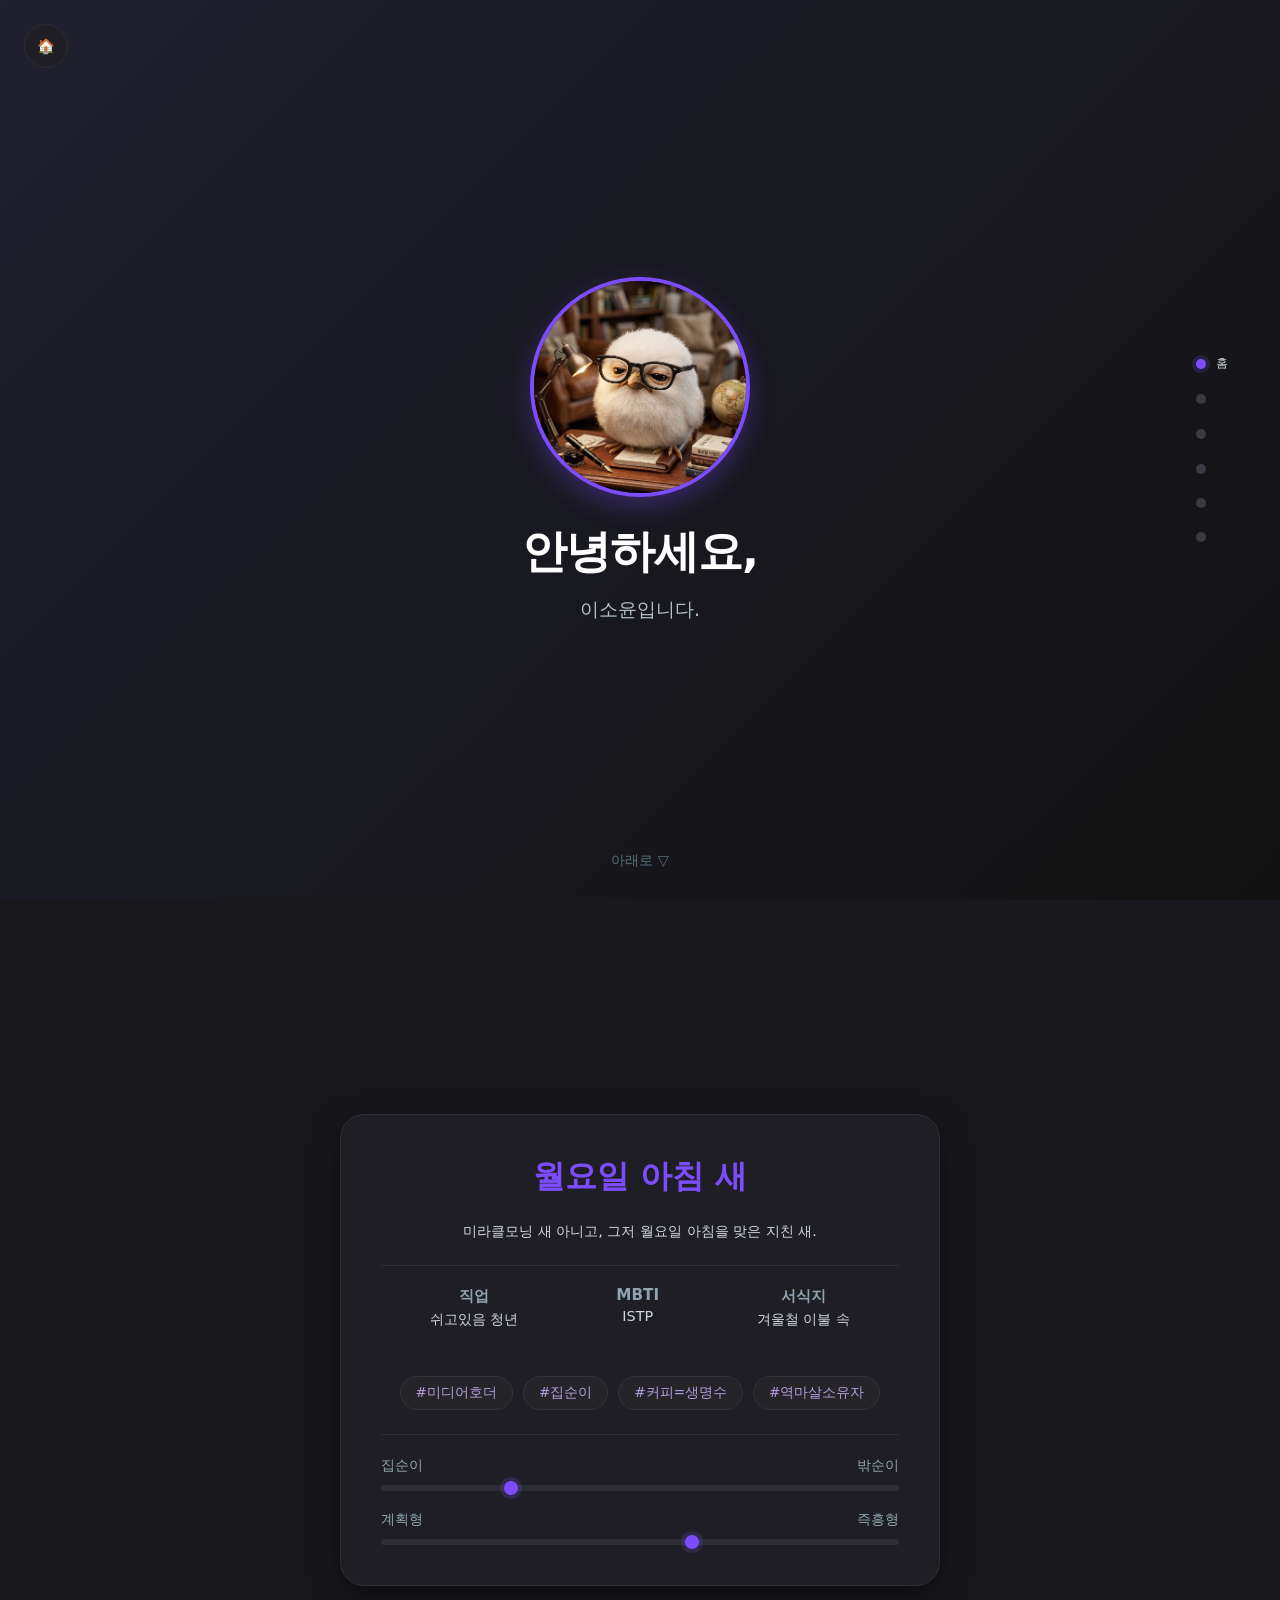
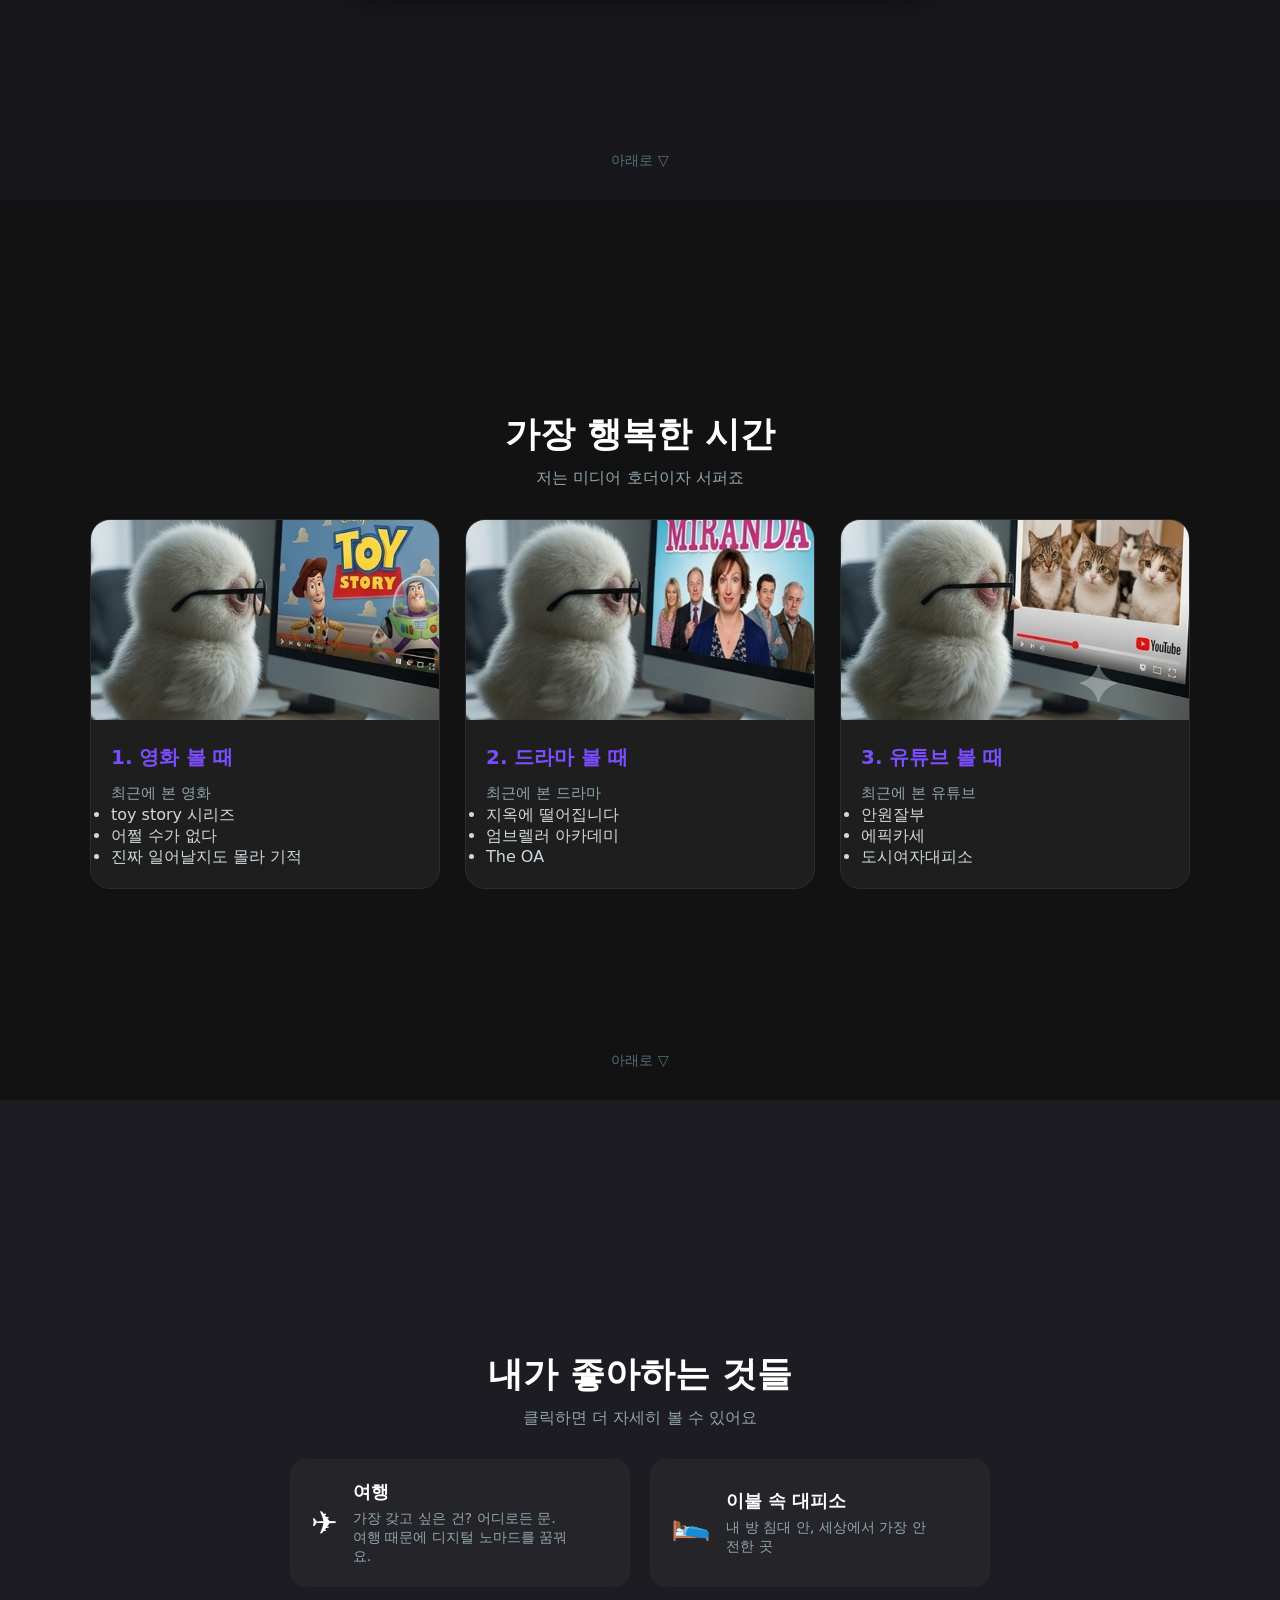
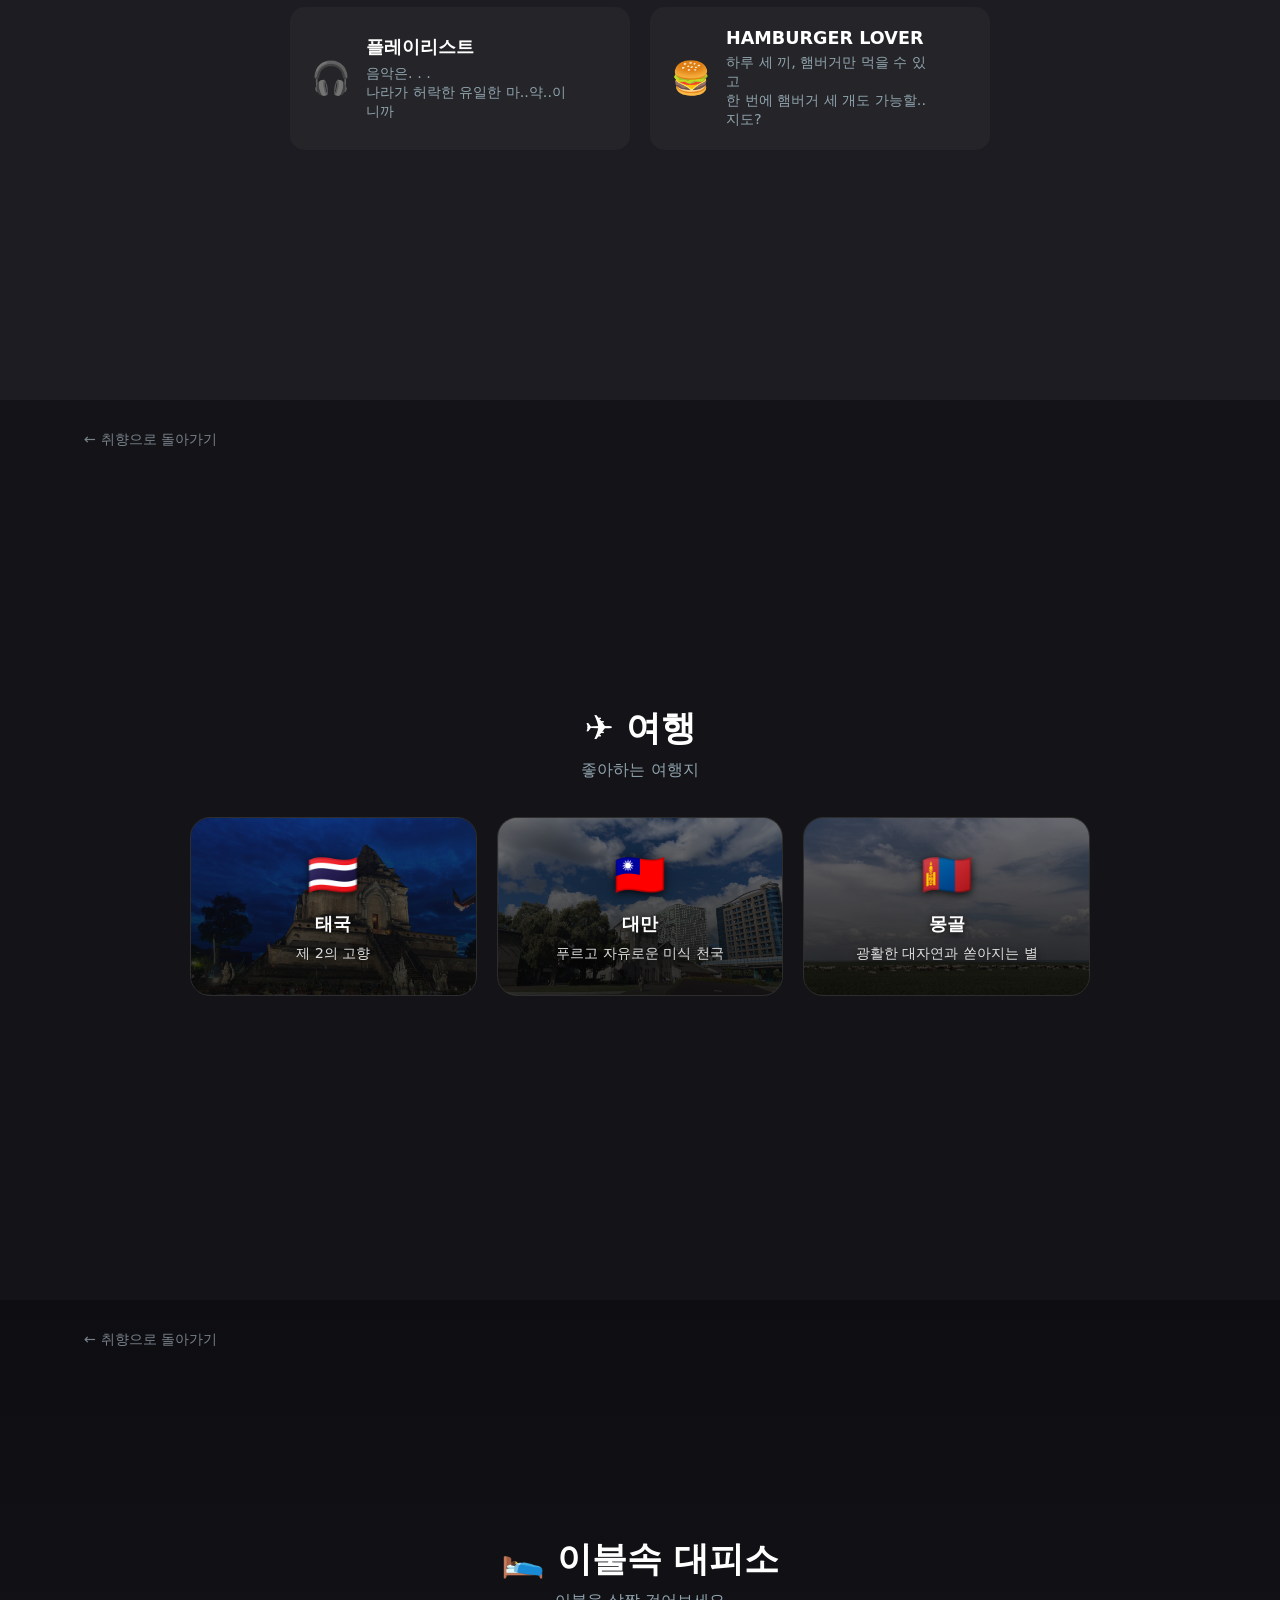
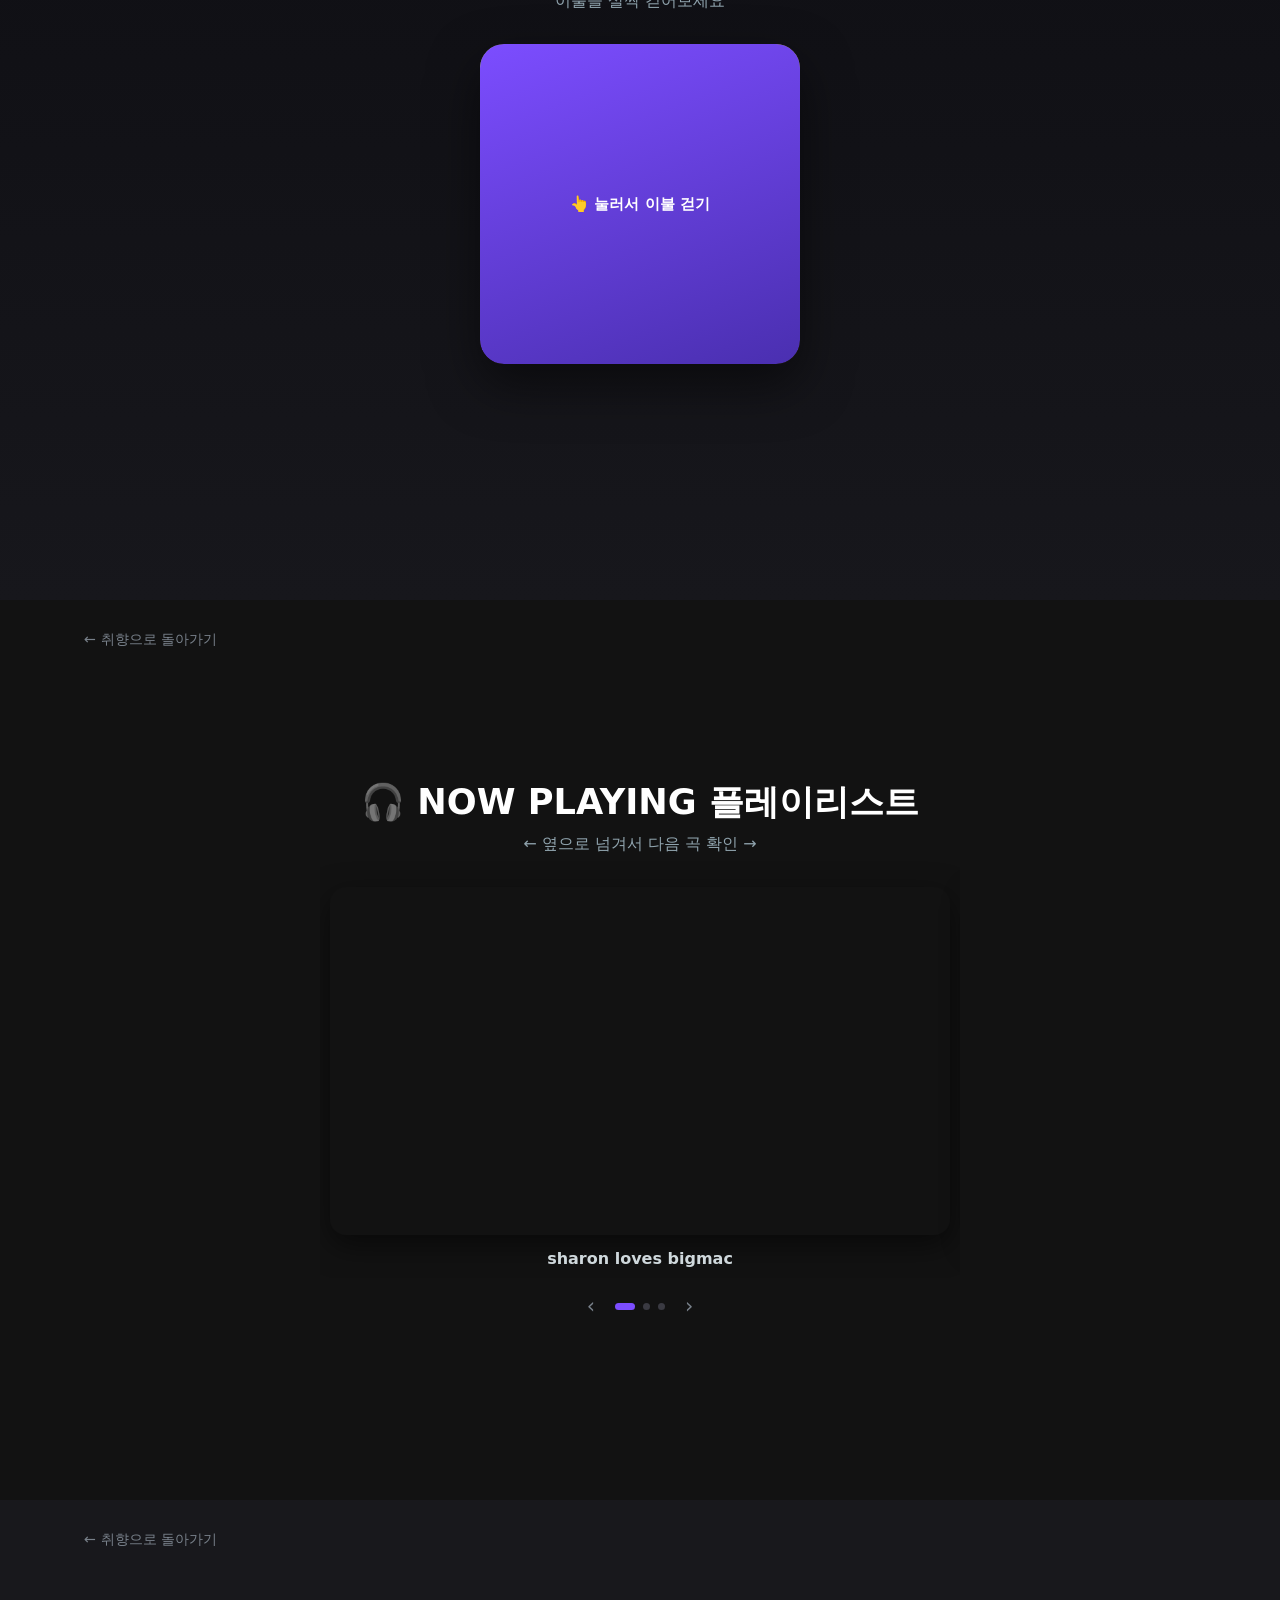
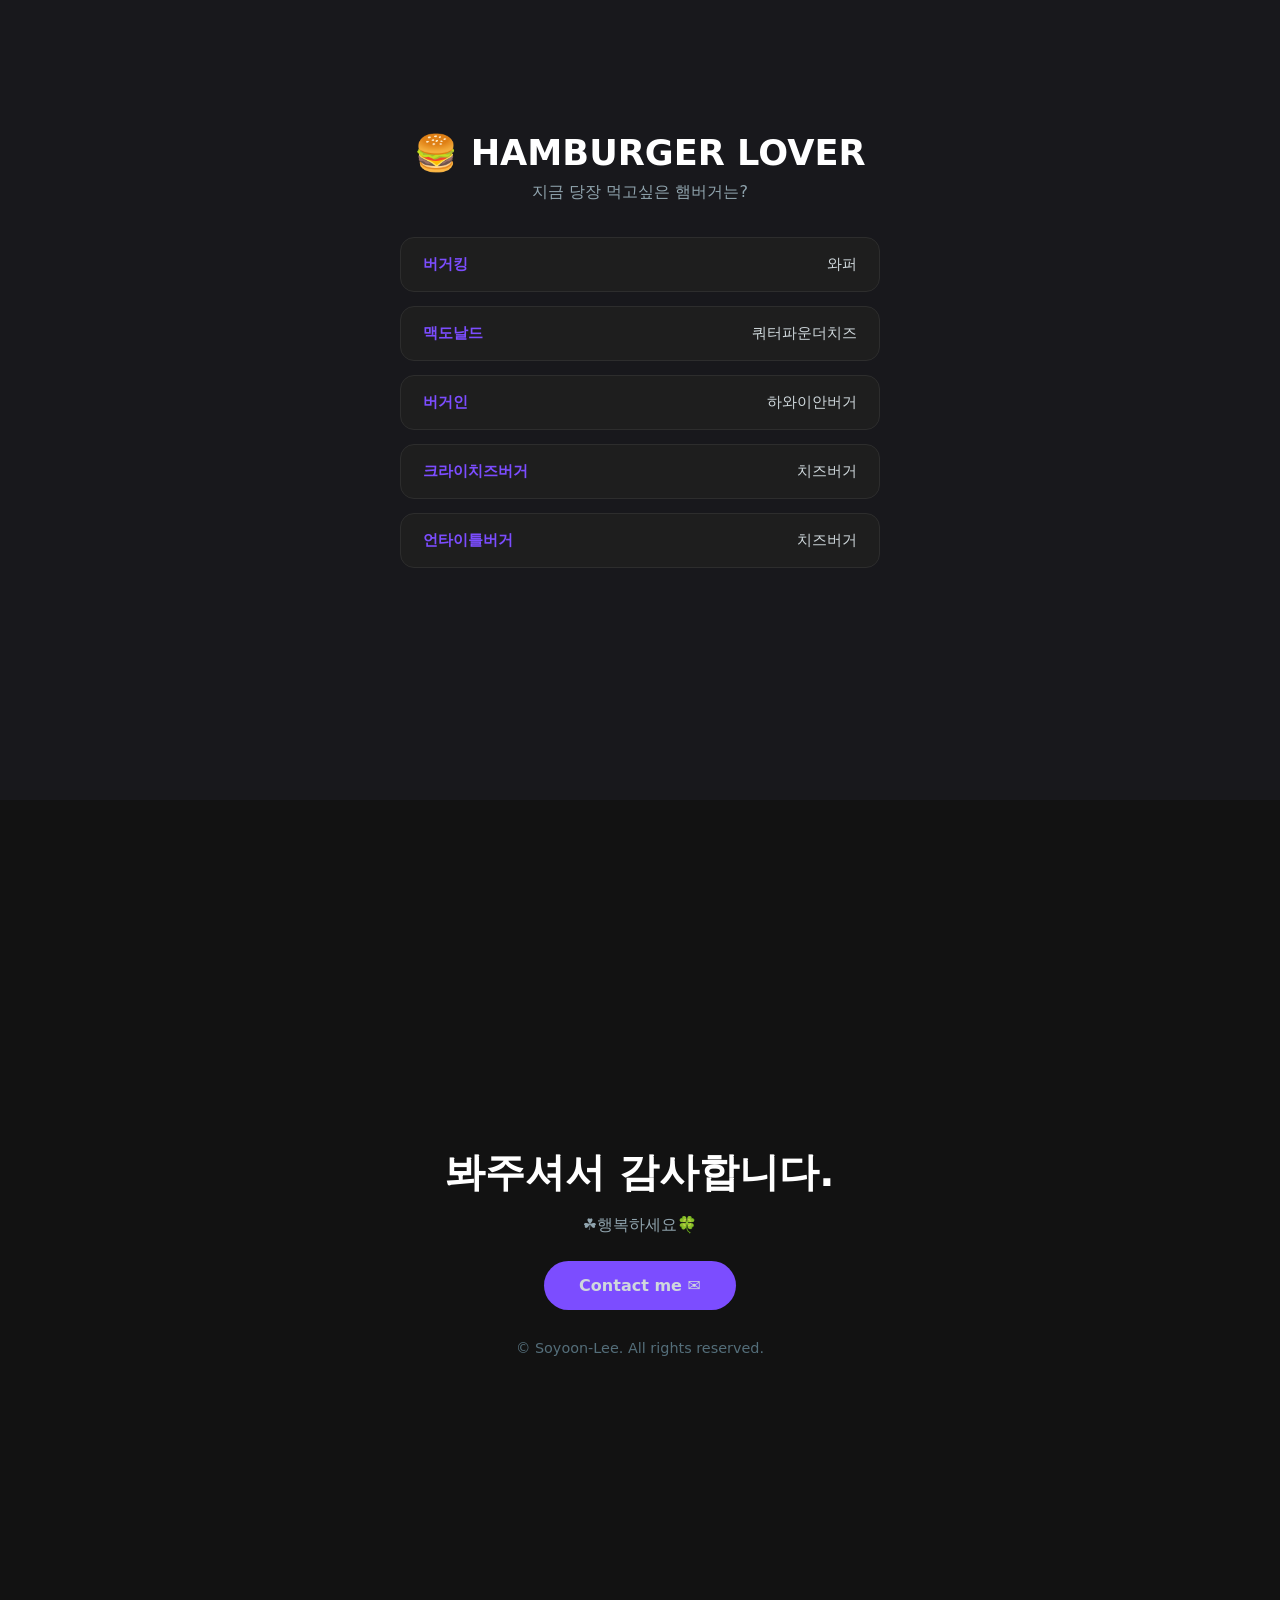
<file: index.html>
<!DOCTYPE html>
<html lang="ko">
<head>
    <meta charset="UTF-8">
    <meta name="viewport" content="width=device-width, initial-scale=1.0">
    <title>ㅇㅅㅇa</title>
    <style>
        /* 기본 스타일 초기화 */
        * {
            margin: 0;
            padding: 0;
            box-sizing: border-box;
            font-family: 'Pretendard', -apple-system, BlinkMacSystemFont, system-ui, Roboto, sans-serif;
        }

        /* 
          [중요] 브라우저 자체 스크롤 냅(Scroll Snap) 설정 
          JS 없이도 한 페이지씩 딱딱 걸리며 부드럽게 넘어가게 해줍니다.
        */
        html {
            scroll-behavior: smooth;
            scroll-snap-type: y mandatory;
            overflow-y: scroll;
        }

        body {
            background-color: #121212;
            color: #ffffff;
        }
        /* 하이퍼링크 설정 */
        a {text-decoration: none;}
        a:link {color: #cfd8dc;}
        a:visited {color: #9e8fc0;}
        a:hover {
            color: #90a4ae;
            text-decoration: underline;
        }

        /* ===== 스크롤 진행률 바 ===== */
        .scroll-progress {
            position: fixed;
            top: 0;
            left: 0;
            height: 3px;
            width: 0%;
            background: #7c4dff;
            z-index: 70;
            transition: width 0.1s linear;
        }

        /* ===== 홈 로고 버튼 ===== */
        .site-logo {
            position: fixed;
            top: 24px;
            left: 24px;
            z-index: 60;
            width: 44px;
            height: 44px;
            border-radius: 50%;
            background: #1e1e24;
            border: 1px solid #2d2d35;
            color: #cfd8dc;
            display: flex;
            align-items: center;
            justify-content: center;
            font-weight: 700;
            font-size: 0.9rem;
            letter-spacing: 0.5px;
            transition: all 0.25s ease;
        }
        .site-logo:hover {
            color: #7c4dff;
            border-color: #7c4dff;
            text-decoration: none;
        }

        /* ===== 도트 내비게이션 ===== */
        .dot-nav {
            position: fixed;
            top: 50%;
            right: 28px;
            transform: translateY(-50%);
            z-index: 60;
            display: flex;
            flex-direction: column;
            gap: 18px;
        }
        .dot-link {
            display: flex;
            align-items: center;
            gap: 10px;
            text-decoration: none;
        }
        .dot-link .dot {
            width: 10px;
            height: 10px;
            border-radius: 50%;
            background: #3a3a42;
            transition: all 0.25s ease;
            flex-shrink: 0;
        }
        .dot-link .dot-label {
            font-size: 0.78rem;
            color: #cfd8dc;
            opacity: 0;
            transform: translateX(6px);
            transition: all 0.25s ease;
            white-space: nowrap;
        }
        .dot-link:hover, .dot-link:hover .dot-label { text-decoration: none; }
        .dot-link:hover .dot-label,
        .dot-link.active .dot-label {
            opacity: 1;
            transform: translateX(0);
        }
        .dot-link:hover .dot,
        .dot-link.active .dot {
            background: #7c4dff;
            box-shadow: 0 0 0 4px rgba(124, 77, 255, 0.18);
        }

        /* 각 챕터 스타일 */
        section {
            width: 100%;
            height: 100vh;
            display: flex;
            flex-direction: column;
            justify-content: center;
            align-items: center;
            padding: 40px;
            text-align: center;
            scroll-snap-align: start; /* 스크롤 시 정렬 기준 */
            position: relative;
        }

        /* 배경 구분을 위한 색상 정의 */
        .section-1 { background: linear-gradient(135deg, #1f1f2e 0%, #121212 100%); }
        .section-2 { background: #18181c; }
        .section-3 { background: #121212; }
        .section-4 { background: #1c1c22; }
        .section-5 { background: #121212; }

        /* 1챕터: 홈 */
        .profile-main {
            width: 220px;
            height: 220px;
            border-radius: 50%;
            border: 4px solid #7c4dff;
            object-fit: cover;
            margin-bottom: 25px;
            box-shadow: 0 10px 25px rgba(124, 77, 255, 0.3);
        }
        .main-title {
            font-size: 2.8rem;
            font-weight: 800;
            margin-bottom: 15px;
            letter-spacing: -1px;
        }
        .main-subtitle {
            font-size: 1.2rem;
            color: #b0bec5;
        }

        /* 2챕터: About Me 카드 레이아웃 */
        .intro-box {
            background: #1e1e24;
            padding: 40px;
            border-radius: 24px;
            max-width: 600px;
            width: 100%;
            border: 1px solid #2d2d35;
            box-shadow: 0 10px 30px rgba(0,0,0,0.5);
        }
        .intro-box h2 {
            font-size: 2rem;
            margin-bottom: 20px;
            color: #7c4dff;
        }
        .intro-box p {
            font-size: 0.9rem;
            line-height: 1.8;
            color: #cfd8dc;
            margin-bottom: 20px;
        }
        .mini-info {
            display: flex;
            justify-content: space-around;
            border-top: 1px solid #2d2d35;
            padding-top: 20px;
            font-size: 0.95rem;
            color: #90a4ae;
        }

        /* 2챕터 추가: 키워드 태그 클라우드 */
        .tag-cloud {
            display: flex;
            flex-wrap: wrap;
            justify-content: center;
            gap: 10px;
            margin-top: 24px;
            margin-bottom: 24px;
        }
        .tag {
            background: #252529;
            color: #b39ddb;
            border: 1px solid #33313f;
            padding: 7px 15px;
            border-radius: 20px;
            font-size: 0.85rem;
        }

        /* 2챕터 추가: 성향 게이지 바 */
        .trait-gauges {
            display: flex;
            flex-direction: column;
            gap: 20px;
            border-top: 1px solid #2d2d35;
            padding-top: 22px;
        }
        .gauge-labels {
            display: flex;
            justify-content: space-between;
            font-size: 0.85rem;
            color: #90a4ae;
            margin-bottom: 10px;
        }
        .gauge-track {
            position: relative;
            height: 6px;
            border-radius: 4px;
            background: #2d2d35;
        }
        .gauge-fill {
            position: absolute;
            top: 50%;
            left: var(--pos, 50%);
            width: 14px;
            height: 14px;
            border-radius: 50%;
            background: #7c4dff;
            transform: translate(-50%, -50%);
            box-shadow: 0 0 0 4px rgba(124, 77, 255, 0.18);
        }

        /* 3챕터: 취미 3단 카드 (가로 배치) */
        .hobby-container {
            display: flex;
            gap: 25px;
            max-width: 1100px;
            width: 100%;
            margin-top: 30px;
        }
        .hobby-card {
            flex: 1;
            background: #1e1e1e;
            border-radius: 20px;
            overflow: hidden;
            border: 1px solid #2d2d2d;
            transition: transform 0.3s ease;
        }
        .hobby-card:hover {
            transform: translateY(-8px);
        }
        .hobby-img {
            width: 100%;
            height: 200px;
            object-fit: cover;
            background-color: #2c2c2c;
        }
        .hobby-info {
            padding: 20px;
            text-align: left;
        }
        .hobby-info h3 {
            font-size: 1.25rem;
            margin-bottom: 10px;
            color: #7c4dff;
        }
        .hobby-info p {
            font-size: 0.95rem;
            color: #90a4ae;
            line-height: 1.6;
        }

        /* 4챕터: 소소한 취향 */
        .favorite-list {
            display: grid;
            grid-template-columns: repeat(2, 1fr);
            gap: 20px;
            max-width: 700px;
            width: 100%;
            margin-top: 30px;
        }
        .fav-item {
            background: #252529;
            padding: 20px;
            border-radius: 15px;
            text-align: left;
            display: flex;
            align-items: center;
            gap: 15px;
            border: 1px solid transparent;
            cursor: pointer;
            transition: transform 0.25s ease, border-color 0.25s ease;
        }
        a.fav-item:link, a.fav-item:visited {
            color: #ffffff;
            text-decoration: none;
        }
        a.fav-item:hover {
            color: #ffffff;
            text-decoration: none;
            transform: translateY(-4px);
            border-color: #7c4dff;
        }
        .fav-emoji {
            font-size: 2rem;
        }
        .fav-text {
            flex: 1;
        }
        .fav-text h4 {
            font-size: 1.1rem;
            margin-bottom: 5px;
        }
        .fav-text p {
            font-size: 0.9rem;
            color: #90a4ae;
        }
        .fav-arrow {
            color: #7c4dff;
            font-size: 1.2rem;
            opacity: 0;
            transform: translateX(-6px);
            transition: all 0.25s ease;
        }
        .fav-item:hover .fav-arrow {
            opacity: 1;
            transform: translateX(0);
        }

        /* ===== 세부 페이지 공통 ===== */
        .section-detail { }
        .back-link {
            position: absolute;
            top: 30px;
            left: 84px;
            font-size: 0.9rem;
        }
        .back-link:link, .back-link:visited {
            color: #78808a;
            text-decoration: none;
        }
        .back-link:hover {
            color: #7c4dff;
            text-decoration: none;
        }
        .detail-title {
            font-size: 2.2rem;
            margin-bottom: 8px;
        }
        .detail-sub {
            color: #90a4ae;
            margin-bottom: 6px;
        }

        /* 세부: 여행 */
        .detail-travel { background: #141418; }
        /* 카드에 마우스를 올리면 콘텐츠 '뒤'에 반투명하게 깔리는 이미지 */
        .travel-backdrop {
            position: absolute;
            inset: 0;
            background-size: cover;
            background-position: center;
            opacity: 0;
            z-index: 0;
            transition: opacity 0.5s ease;
        }
        .travel-backdrop.active { opacity: 0.65; }
        .detail-travel > .detail-title,
        .detail-travel > .detail-sub,
        .detail-travel > .travel-grid {
            position: relative;
            z-index: 1;
        }
        .travel-grid {
            display: grid;
            grid-template-columns: repeat(3, 1fr);
            gap: 20px;
            max-width: 900px;
            width: 100%;
            margin-top: 30px;
        }
        .travel-card {
            position: relative;
            background-color: rgba(30, 30, 30, 0.5);
            border: 1px solid #2d2d2d;
            border-radius: 20px;
            padding: 32px 20px;
            overflow: hidden;
            isolation: isolate;
            transition: transform 0.3s ease;
        }
        /* 카드 사진 레이어: 반투명해서 뒤 배경이 비쳐 보임 */
        .travel-card::before {
            content: '';
            position: absolute;
            inset: 0;
            background-image: var(--card-img);
            background-size: cover;
            background-position: center;
            opacity: 0.45;
            z-index: 0;
        }
        /* 텍스트 가독성용 그라데이션 */
        .travel-card::after {
            content: '';
            position: absolute;
            inset: 0;
            background: linear-gradient(180deg, rgba(0,0,0,0.05) 0%, rgba(0,0,0,0.65) 100%);
            z-index: 0;
        }
        .travel-card:hover { transform: translateY(-6px) scale(1.03); }
        .travel-flag, .travel-card h3, .travel-tag {
            position: relative;
            z-index: 1;
            text-shadow: 0 2px 8px rgba(0,0,0,0.8);
        }
        .travel-flag { font-size: 2.6rem; margin-bottom: 12px; }
        .travel-card h3 { color: #fff; margin-bottom: 8px; font-size: 1.15rem; }
        .travel-tag { color: #e0e0e0; font-size: 0.9rem; }

        /* 세부: 이불속 인터랙티브 */
        .detail-bed { background: linear-gradient(180deg, #0d0d12 0%, #17171c 100%); }
        .blanket-scene {
            position: relative;
            width: 320px;
            height: 320px;
            max-width: 80vw;
            border-radius: 24px;
            overflow: hidden;
            margin-top: 26px;
            box-shadow: 0 20px 50px rgba(0,0,0,0.5);
        }
        .scene-inside {
            position: absolute;
            inset: 0;
            background: radial-gradient(circle at 50% 30%, #2a2a55 0%, #0d0d16 70%);
            overflow: hidden;
        }
        .scene-img {
            position: absolute;
            inset: 0;
            width: 100%;
            height: 100%;
            object-fit: cover;
        }
        .scene-text {
            position: absolute;
            left: 0;
            right: 0;
            bottom: 0;
            margin: 0;
            padding: 20px 18px;
            background: linear-gradient(180deg, transparent 0%, rgba(0,0,0,0.7) 100%);
            color: #fff;
            font-size: 1rem;
            line-height: 1.7;
            text-shadow: 0 2px 6px rgba(0,0,0,0.6);
        }
        .blanket {
            position: absolute;
            inset: 0;
            background: linear-gradient(160deg, #7c4dff 0%, #4a2fb0 100%);
            display: flex;
            align-items: center;
            justify-content: center;
            cursor: pointer;
            border-radius: 24px;
            transition: transform 0.6s cubic-bezier(.65,0,.35,1);
        }
        .blanket.open { transform: translateY(-100%); }
        .blanket-hint {
            color: #fff;
            font-weight: 600;
            font-size: 0.95rem;
            text-align: center;
            padding: 0 24px;
        }

        /* 세부: 플레이리스트 캐러셀 */
        .detail-playlist { background: #121212; }
        .playlist-carousel {
            display: flex;
            gap: 24px;
            overflow-x: auto;
            scroll-snap-type: x mandatory;
            max-width: 640px;
            width: 100%;
            padding: 26px 10px 10px;
            -webkit-overflow-scrolling: touch;
        }
        .playlist-carousel::-webkit-scrollbar { display: none; }
        .playlist-card {
            flex: 0 0 100%;
            scroll-snap-align: center;
            display: flex;
            flex-direction: column;
            align-items: center;
            gap: 14px;
        }
        .video-frame {
            width: 100%;
            aspect-ratio: 16 / 9;
            border-radius: 16px;
            overflow: hidden;
            box-shadow: 0 10px 30px rgba(0,0,0,0.5);
        }
        .video-frame iframe { width: 100%; height: 100%; border: 0; }
        .playlist-card h4 { color: #cfd8dc; font-size: 1rem; }
        .carousel-dots { display: flex; gap: 8px; }
        .c-dot { width: 7px; height: 7px; border-radius: 50%; background: #3a3a42; transition: all 0.25s ease; cursor: pointer; }
        .c-dot.active { background: #7c4dff; width: 20px; border-radius: 4px; }
        /* 캐러셀 이전/다음 버튼: 배경 없는 얇은 화살표 */
        .carousel-controls {
            display: flex;
            align-items: center;
            gap: 14px;
            margin-top: 14px;
        }
        .carousel-btn {
            background: none;
            border: none;
            color: #78808a;
            font-size: 1.3rem;
            line-height: 1;
            padding: 4px 6px;
            cursor: pointer;
            transition: color 0.2s ease, transform 0.2s ease;
        }
        .carousel-btn:hover {
            color: #7c4dff;
            transform: scale(1.15);
        }

        /* 세부: 버거 */
        .detail-burger { background: #18181c; }
        .burger-list {
            display: flex;
            flex-direction: column;
            gap: 14px;
            max-width: 480px;
            width: 100%;
            margin-top: 28px;
        }
        .burger-row {
            display: flex;
            justify-content: space-between;
            align-items: center;
            background: #1e1e1e;
            border: 1px solid #2d2d2d;
            border-radius: 14px;
            padding: 16px 22px;
        }
        .burger-brand { color: #7c4dff; font-weight: 700; font-size: 0.95rem; }
        .burger-name { color: #cfd8dc; font-size: 0.95rem; }

        /* 5챕터: 연락처 */
        .contact-btn {
            display: inline-block;
            background: #7c4dff;
            color: #fff;
            padding: 15px 35px;
            border-radius: 30px;
            text-decoration: none;
            font-weight: bold;
            margin-top: 25px;
            transition: all 0.3s ease;
        }
        .contact-btn:hover {
            background: #651fff;
            box-shadow: 0 5px 15px rgba(124, 77, 255, 0.4);
        }

        /* 안내 인디케이터 (아래로 가보라는 작은 아이콘) */
        .scroll-down {
            position: absolute;
            bottom: 30px;
            font-size: 0.9rem;
            color: #546e7a;
            animation: bounce 2s infinite;
        }
        @keyframes bounce {
            0%, 20%, 50%, 80%, 100% { transform: translateY(0); }
            40% { transform: translateY(-10px); }
            60% { transform: translateY(-5px); }
        }

        /* 반응형 */
        @media (max-width: 768px) {
            .dot-nav {
                top: auto;
                bottom: 18px;
                right: 50%;
                transform: translateX(50%);
                flex-direction: row;
                gap: 14px;
                background: rgba(30,30,36,0.85);
                padding: 10px 16px;
                border-radius: 30px;
                backdrop-filter: blur(6px);
            }
            .dot-nav .dot-label { display: none; }
            .site-logo { width: 38px; height: 38px; font-size: 0.8rem; top: 16px; left: 16px; }
            .back-link { left: 20px; top: 20px; }
            .travel-grid { grid-template-columns: 1fr; }
        }
    </style>
</head>
<body>

    <!-- 전체 스크롤 진행률 -->
    <div class="scroll-progress" id="scrollProgress"></div>

    <!-- 홈 이동 로고 -->
    <a href="#section-1" class="site-logo" aria-label="홈으로 이동">🏠</a>

    <!-- 도트 내비게이션 -->
    <nav class="dot-nav" aria-label="페이지 내비게이션">
        <a href="#section-1" class="dot-link" data-target="section-1"><span class="dot"></span><span class="dot-label">홈</span></a>
        <a href="#section-2" class="dot-link" data-target="section-2"><span class="dot"></span><span class="dot-label">소개</span></a>
        <a href="#section-3" class="dot-link" data-target="section-3"><span class="dot"></span><span class="dot-label">취미</span></a>
        <a href="#section-4" class="dot-link" data-target="section-4"><span class="dot"></span><span class="dot-label">취향</span></a>
        <a href="./rock-paper-scissors-game" class="dot-link" data-target="./rock-paper-scissors-game"><span class="dot"></span><span class="dot-label">game</span></a>
        <a href="#section-5" class="dot-link" data-target="section-5"><span class="dot"></span><span class="dot-label">연락처</span></a>
    </nav>

    <!-- 1챕터: 인트로 (안경 쓴 쏙독새) -->
    <section class="section-1" id="section-1" data-group="section-1">
        <!-- 뿔테 안경을 쓴 귀여운 개구리입쏙독새 대표 이미지 -->
        <img src="./images/mmb.png" alt="검정 얇은 뿔테 안경을 쓴 개구리입쏙독새 캐릭터" class="profile-main">
        <h1 class="main-title">안녕하세요,</h1>
        <p class="main-subtitle">이소윤입니다.</p>
        <div class="scroll-down">아래로 ▽</div>
    </section>

    <!-- 2챕터: 나에 대하여 -->
    <section class="section-2" id="section-2" data-group="section-2">
        <div class="intro-box">
            <h2>월요일 아침 새</h2>
            <p>미라클모닝 새 아니고, 그저 월요일 아침을 맞은 지친 새.</p>
            <div class="mini-info">
                <div><strong>직업</strong><p>쉬고있음 청년</p></div>
                <div><strong>MBTI</strong><p>ISTP</p></div>
                <div><strong>서식지</strong><p>겨울철 이불 속</p></div>
            </div>

            <!-- 키워드 태그 클라우드: 원하는 키워드로 자유롭게 수정하세요 -->
            <div class="tag-cloud">
                <span class="tag">#미디어호더</span>
                <span class="tag">#집순이</span>
                <span class="tag">#커피=생명수</span>
                <span class="tag">#역마살소유자</span>
            </div>

            <!-- 성향 게이지: --pos 값(0~100%)만 조절하면 위치가 바뀝니다 -->
            <div class="trait-gauges">
                <div class="gauge">
                    <div class="gauge-labels"><span>집순이</span><span>밖순이</span></div>
                    <div class="gauge-track"><div class="gauge-fill" style="--pos:25%"></div></div>
                </div>
                <div class="gauge">
                    <div class="gauge-labels"><span>계획형</span><span>즉흥형</span></div>
                    <div class="gauge-track"><div class="gauge-fill" style="--pos:60%"></div></div>
                </div>
            </div>
        </div>
        <div class="scroll-down">아래로 ▽</div>
    </section>

    <!-- 3챕터: 취미 생활 (3개의 매칭 이미지 적용) -->
    <section class="section-3" id="section-3" data-group="section-3">
        <h2 style="font-size: 2.2rem; margin-bottom: 10px;">가장 행복한 시간</h2>
        <p style="color: #90a4ae;">저는 미디어 호더이자 서퍼죠</p>
        
        <div class="hobby-container">
            <!-- 1. 영화 보기 -->
            <div class="hobby-card">
                <!-- TV 앞에서 영화를 보고 있는 쏙독새 -->
                <a href="https://youtu.be/c51ND9Hdbw0?si=E-dJifMQxqXWW33f" target="_blank">
                    <img src="./images/mmb toystory.png" title="클릭해 보세요."alt="영화관 스크린 앞에서 팝콘 각을 잡고 있는 쏙독새" class="hobby-img">
                </a>
                <div class="hobby-info">
                    <h3>1. 영화 볼 때</h3>
                    <p>최근에 본 영화<br>
                        <ul>
                            <a href="https://m.kinolights.com/search?keyword=%ED%86%A0%EC%9D%B4%EC%8A%A4%ED%86%A0%EB%A6%AC" target="_blank">
                                <li>toy story 시리즈</li>
                            </a>
                            <a href="https://m.kinolights.com/season/136358" target="_blank">
                                <li>어쩔 수가 없다</li>
                            </a>
                            <a href="https://m.kinolights.com/season/12400" target="_blank">
                                <li>진짜 일어날지도 몰라 기적</li>
                            </a>
                        </ul>
                    </p>
                </div>
            </div>

            <!-- 2. 드라마 보기 -->
            <div class="hobby-card">
                <!-- 소파에서 편하게 드라마를 연속재생하는 쏙독새 -->
                <a href="https://youtu.be/Ai8E2ghOfzQ?si=XiYRoZGol9pRfW4Z" target="_blank">
                    <img src="./images/mmb miranda.png" title="클릭해 보세요." alt="연속 재생 중인 드라마 TV를 바라보는 쏙독새" class="hobby-img">
                </a>
                <div class="hobby-info">
                    <h3>2. 드라마 볼 때</h3>
                    <p>최근에 본 드라마<br>
                        <ul>
                            <a href="https://www.netflix.com/kr/title/81700182" target="_blank">
                                <li>지옥에 떨어집니다</li>
                            </a>
                            <a href="https://www.netflix.com/kr/title/80186863" target="_blank">
                                <li>엄브렐러 아카데미</li>
                            </a>
                            <a href="https://www.netflix.com/kr/title/80044950" target="_blank">
                                <li>The OA</li>
                            </a>
                        </ul>
                    </p>
                </div>
            </div>

            <!-- 3. 유튜브 보기 -->
            <div class="hobby-card">
                <!-- 컴퓨터 모니터 앞에서 유튜브를 검색하는 쏙독새 -->
                <a href="https://youtu.be/DNAj0IlIs7s?si=on2uyLjJHdN4BpUS" target="_blank">
                    <img src="./images/mmb youtube.png" title="클릭해 보세요." alt="컴퓨터 모니터 앞에서 마우스를 쥐고 유튜브를 정독하는 쏙독새" class="hobby-img">
                </a>
                <div class="hobby-info">
                    <h3>3. 유튜브 볼 때</h3>
                    <p>최근에 본 유튜브<br>
                        <ul>
                            <a href="https://youtu.be/Yy58f1A6F-c?si=vvqv094M7DJlpMKn" target="_blank">
                                <li>안원잘부</li>
                            </a>
                            <a href="https://youtu.be/5kKoDsdkALA?si=JalTy8CprXeAl1SU" target="_blank">
                                <li>에픽카세</li>
                            </a>
                            <a href="https://youtu.be/wbWudic8YkQ?si=FE9HJ6r5239u1dEP" target="_blank">
                                <li>도시여자대피소</li>
                            </a>
                        </ul>
                    </p>
                </div>
            </div>
        </div>
        <div class="scroll-down">아래로 ▽</div>
    </section>

    <!-- 4챕터: 소소한 취향 -->
    <section class="section-4" id="section-4" data-group="section-4">
        <h2 style="font-size: 2.2rem; margin-bottom: 10px;">내가 좋아하는 것들</h2>
        <p style="color: #90a4ae;">클릭하면 더 자세히 볼 수 있어요</p>
        
        <div class="favorite-list">
            <a href="#detail-travel" class="fav-item">
                <div class="fav-emoji">✈️</div>
                <div class="fav-text">
                    <h4>여행</h4>
                    <p>가장 갖고 싶은 건? 어디로든 문.<br>여행 때문에 디지털 노마드를 꿈꿔요.</p>
                </div>
                <span class="fav-arrow">→</span>
            </a>
            <a href="#detail-bed" class="fav-item">
                <div class="fav-emoji">🛌</div>
                <div class="fav-text">
                    <h4>이불 속 대피소</h4>
                    <p>내 방 침대 안, 세상에서 가장 안전한 곳</p>
                </div>
                <span class="fav-arrow">→</span>
            </a>
            <a href="#detail-playlist" class="fav-item">
                <div class="fav-emoji">🎧</div>
                <div class="fav-text">
                    <h4>플레이리스트</h4>
                    <p>음악은. . .<br> 나라가 허락한 유일한 마..약..이니까</p>
                </div>
                <span class="fav-arrow">→</span>
            </a>
            <a href="#detail-burger" class="fav-item">
                <div class="fav-emoji">🍔</div>
                <div class="fav-text">
                    <h4>HAMBURGER LOVER</h4>
                    <p>하루 세 끼, 햄버거만 먹을 수 있고<br>한 번에 햄버거 세 개도 가능할..지도?</p>
                </div>
                <span class="fav-arrow">→</span>
            </a>
        </div>
    </section>

    <!-- 4-1챕터: 여행 세부페이지 -->
    <section class="section-detail detail-travel" id="detail-travel" data-group="section-4">
        <div class="travel-backdrop" id="travelBackdrop"></div>
        <a href="#section-4" class="back-link">← 취향으로 돌아가기</a>
        <h2 class="detail-title">✈️ 여행</h2>
        <p class="detail-sub">좋아하는 여행지</p>
        <div class="travel-grid">
            <!-- 이미지 경로는 data-bg 딱 한 군데만 적으면 됩니다 -->
            <div class="travel-card" data-bg="./images/thailand.jpeg">
                <div class="travel-flag">🇹🇭</div>
                <h3>태국</h3>
                <p class="travel-tag">제 2의 고향</p>
            </div>
            <div class="travel-card" data-bg="./images/taiwan.jpeg">
                <div class="travel-flag">🇹🇼</div>
                <h3>대만</h3>
                <p class="travel-tag">푸르고 자유로운 미식 천국</p>
            </div>
            <div class="travel-card" data-bg="./images/mongolia.jpeg">
                <div class="travel-flag">🇲🇳</div>
                <h3>몽골</h3>
                <p class="travel-tag">광활한 대자연과 쏟아지는 별</p>
            </div>
        </div>
    </section>

    <!-- 4-2챕터: 이불속 세부페이지 (인터랙티브) -->
    <section class="section-detail detail-bed" id="detail-bed" data-group="section-4">
        <a href="#section-4" class="back-link">← 취향으로 돌아가기</a>
        <h2 class="detail-title">🛌 이불속 대피소</h2>
        <p class="detail-sub">이불을 살짝 걷어보세요</p>
        <div class="blanket-scene">
            <div class="scene-inside">
                <!-- 이불속 사진으로 교체해주세요 -->
                <img src="./images/mmbbed.png" alt="이불속 사진" class="scene-img">
                <p class="scene-text">포근함 100%<br>세상에서 제일 안전한 곳</p>
            </div>
            <div class="blanket" id="blanketToggle">
                <span class="blanket-hint">👆 눌러서 이불 걷기</span>
            </div>
        </div>
    </section>
 
    <!-- 4-3챕터: 플레이리스트 세부페이지 (스와이프 캐러셀) -->
    <section class="section-detail detail-playlist" id="detail-playlist" data-group="section-4">
        <a href="#section-4" class="back-link">← 취향으로 돌아가기</a>
        <h2 class="detail-title">🎧 NOW PLAYING 플레이리스트</h2>
        <p class="detail-sub">← 옆으로 넘겨서 다음 곡 확인 →</p>
        <div class="playlist-carousel" id="playlistCarousel">
            <div class="playlist-card">
                <div class="video-frame">
                    <iframe src="https://www.youtube.com/embed/UuUBBPUw23E" title="요즘 제일 많이 듣는 노래" allowfullscreen loading="lazy"></iframe>
                </div>
                <h4>sharon loves bigmac</h4>
            </div>
            <div class="playlist-card">
                <div class="video-frame">
                    <iframe src="https://www.youtube-nocookie.com/embed/iun9wULSA3I?si=rkVp-ebCjv8_UFmR" title="고고학 플레이리스트" allowfullscreen loading="lazy"></iframe>
                </div>
                <h4>GOGOHAWK</h4>
            </div>
            <div class="playlist-card">
                <div class="video-frame">
                    <iframe src="https://www.youtube-nocookie.com/embed/BmCWCS274VU?si=9qnTBkt1nX1h7OWQ" title="김수영 플레이리스트" allowfullscreen loading="lazy"></iframe>
                </div>
                <h4>Kim Suyoung</h4>
            </div>
        </div>
        <div class="carousel-controls">
            <button class="carousel-btn" id="carouselPrev" aria-label="이전 곡">‹</button>
            <div class="carousel-dots" id="carouselDots"></div>
            <button class="carousel-btn" id="carouselNext" aria-label="다음 곡">›</button>
        </div>
    </section>

    <!-- 4-4챕터: 버거 세부페이지 -->
    <section class="section-detail detail-burger" id="detail-burger" data-group="section-4">
        <a href="#section-4" class="back-link">← 취향으로 돌아가기</a>
        <h2 class="detail-title">🍔 HAMBURGER LOVER</h2>
        <p class="detail-sub">지금 당장 먹고싶은 햄버거는?</p>
        <div class="burger-list">
            <div class="burger-row">
                <span class="burger-brand">버거킹</span>
                <span class="burger-name">와퍼</span>
            </div>
            <div class="burger-row">
                <span class="burger-brand">맥도날드</span>
                <span class="burger-name">쿼터파운더치즈</span>
            </div>
            <div class="burger-row">
                <span class="burger-brand">버거인</span>
                <span class="burger-name">하와이안버거</span>
            </div>
            <div class="burger-row">
                <span class="burger-brand">크라이치즈버거</span>
                <span class="burger-name">치즈버거</span>
            </div>
            <div class="burger-row">
                <span class="burger-brand">언타이틀버거</span>
                <span class="burger-name">치즈버거</span>
            </div>
        </div>
    </section>

    <!-- 5챕터: 연락처 및 방명록 링크 -->
    <section class="section-5" id="section-5" data-group="section-5">
        <h2 style="font-size: 2.5rem; margin-bottom: 15px;">봐주셔서 감사합니다.</h2>
        <p style="color: #90a4ae;">☘️행복하세요🍀</p>
        <a href="mailto:sylee.aiax@gmail.com" class="contact-btn">Contact me ✉️</a>
        <p style="margin-top: 30px; font-size: 0.9rem; color: #546e7a;">© Soyoon-Lee. All rights reserved.</p>
    </section>

    <script>
        // 스크롤 진행률 바
        (function () {
            const bar = document.getElementById('scrollProgress');
            function update() {
                const h = document.documentElement;
                const scrolled = h.scrollTop;
                const max = h.scrollHeight - h.clientHeight;
                bar.style.width = (max > 0 ? (scrolled / max) * 100 : 0) + '%';
            }
            window.addEventListener('scroll', update, { passive: true });
            update();
        })();

        // 도트 내비게이션 활성 상태 갱신
        (function () {
            const groups = document.querySelectorAll('[data-group]');
            const links = document.querySelectorAll('.dot-link');
            const map = {};
            links.forEach(l => map[l.dataset.target] = l);

            const observer = new IntersectionObserver((entries) => {
                entries.forEach(entry => {
                    if (entry.isIntersecting) {
                        links.forEach(l => l.classList.remove('active'));
                        const target = entry.target.dataset.group;
                        if (map[target]) map[target].classList.add('active');
                    }
                });
            }, { threshold: 0.6 });

            groups.forEach(g => observer.observe(g));
        })();

        // 여행 카드 호버 시 콘텐츠 뒤에 반투명 배경 이미지 표시
        (function () {
            const backdrop = document.getElementById('travelBackdrop');
            const cards = document.querySelectorAll('.travel-card[data-bg]');
            if (!cards.length) return;

            // 카드 사진 레이어(::before)는 --card-img 변수 값으로 자동 설정
            cards.forEach(card => {
                card.style.setProperty('--card-img', `url('${card.dataset.bg}')`);
            });

            if (!backdrop) return;
            cards.forEach(card => {
                card.addEventListener('mouseenter', () => {
                    backdrop.style.backgroundImage = `url('${card.dataset.bg}')`;
                    backdrop.classList.add('active');
                });
                card.addEventListener('mouseleave', () => {
                    backdrop.classList.remove('active');
                });
            });
        })();

        // 이불속 인터랙티브 토글
        (function () {
            const blanket = document.getElementById('blanketToggle');
            if (blanket) {
                blanket.addEventListener('click', () => blanket.classList.toggle('open'));
            }
        })();

        // 플레이리스트 캐러셀 도트
        (function () {
            const carousel = document.getElementById('playlistCarousel');
            const dotsWrap = document.getElementById('carouselDots');
            if (!carousel || !dotsWrap) return;
            const cards = carousel.querySelectorAll('.playlist-card');
            cards.forEach((_, i) => {
                const d = document.createElement('span');
                d.className = 'c-dot' + (i === 0 ? ' active' : '');
                d.addEventListener('click', () => {
                    carousel.scrollTo({ left: carousel.clientWidth * i, behavior: 'smooth' });
                });
                dotsWrap.appendChild(d);
            });
            const dots = dotsWrap.querySelectorAll('.c-dot');
            carousel.addEventListener('scroll', () => {
                const idx = Math.round(carousel.scrollLeft / carousel.clientWidth);
                dots.forEach((d, i) => d.classList.toggle('active', i === idx));
            }, { passive: true });

            // 이전/다음 버튼
            const prevBtn = document.getElementById('carouselPrev');
            const nextBtn = document.getElementById('carouselNext');
            if (prevBtn) {
                prevBtn.addEventListener('click', () => {
                    carousel.scrollBy({ left: -carousel.clientWidth, behavior: 'smooth' });
                });
            }
            if (nextBtn) {
                nextBtn.addEventListener('click', () => {
                    carousel.scrollBy({ left: carousel.clientWidth, behavior: 'smooth' });
                });
            }
        })();
    </script>

</body>
</html>
</file>
